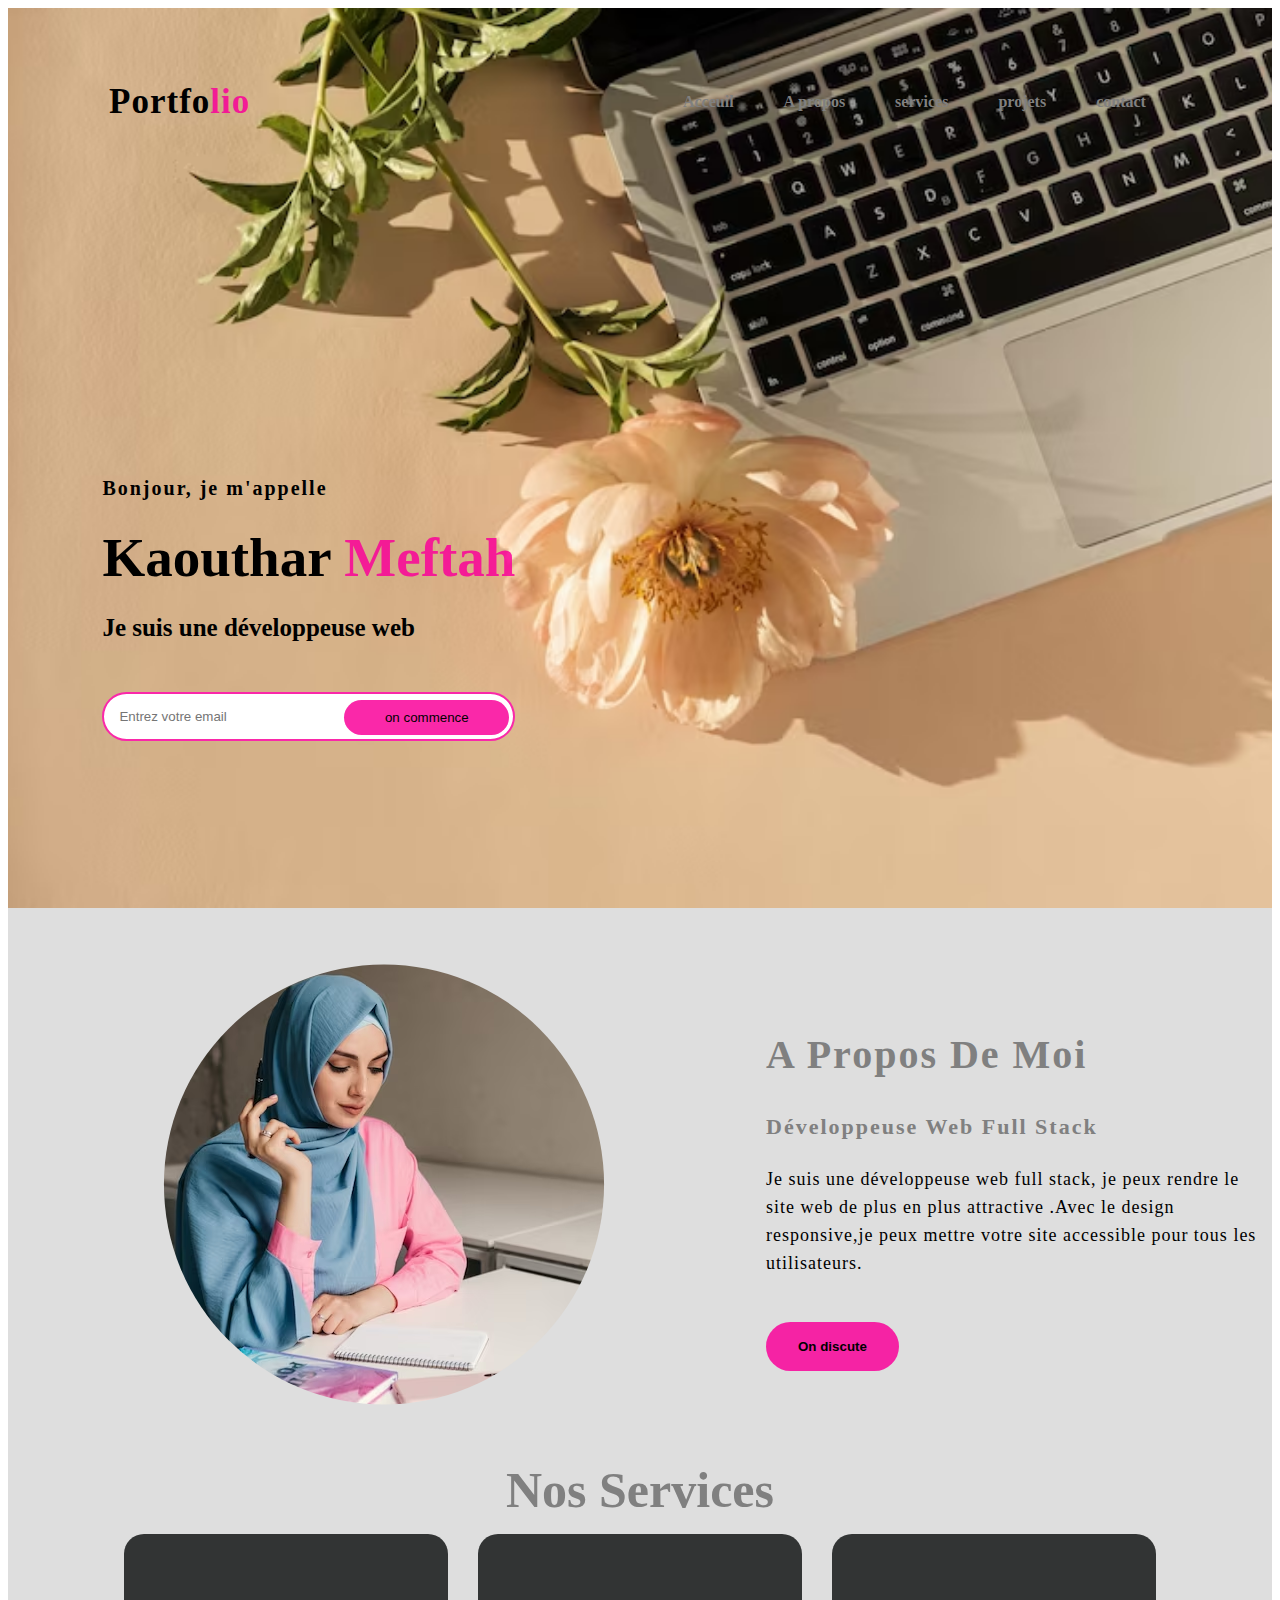
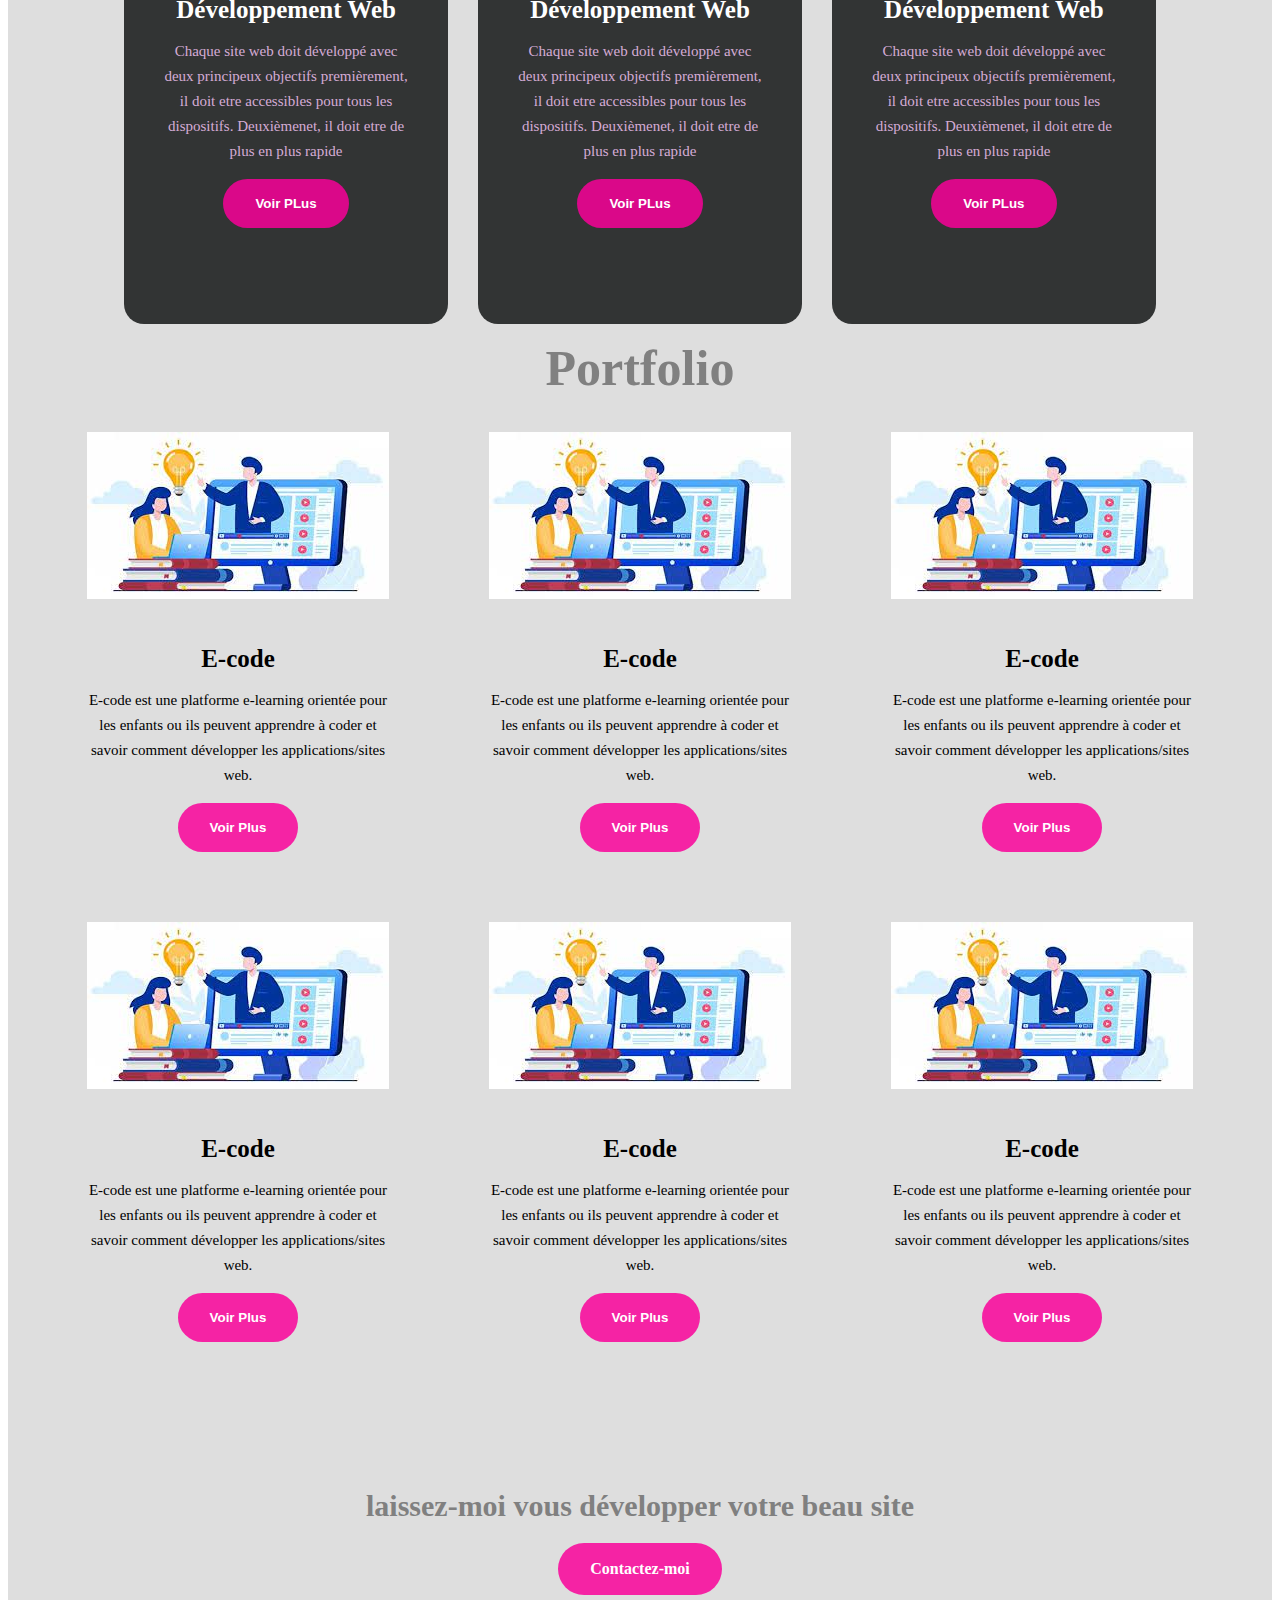
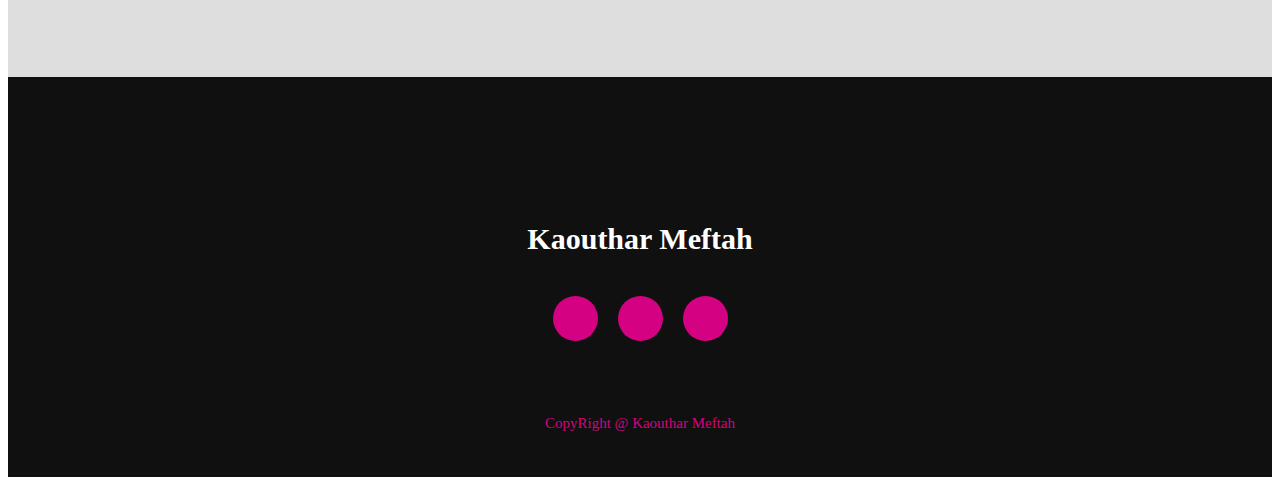
<file: index.html>
<!DOCTYPE html>
<html lang="en">
<head>
    <meta charset="UTF-8">
    <meta http-equiv="X-UA-Compatible" content="IE=edge">
    <meta name="viewport" content="width=device-width, initial-scale=1.0">
    <title>Mon portfolio</title>
    <link rel="stylesheet" href="https://cdnjs.cloudflare.com/ajax/libs/font-awesome/6.4.0/css/all.min.css"
    integrity="sha512-iecdLmaskl7CVkqkXNQ/ZH/XLlvWZOJyj7Yy7tcenmpD1ypASozpmT/E0iPtmFIB46ZmdtAc9eNBvH0H/ZpiBw==
    " crossorigin="anonymous" referrerpolicy="no-referrer" />
    <link rel="stylesheet" href="style.css">
</head>
<body>
    <div id="home" class="home">
        <nav>
            <h2 class="logo">Portfo<span>lio</span></h2>
            <ul>
                <li><a href="#home">Acceuil</a></li>
                <li><a href="#about">A propos</a></li>
                <li><a href="#services">services</a></li>
                <li><a href="#portfolio">projets</a></li>
                <li><a href="#contact">contact</a></li>
            </ul>
        </nav>
        <div class="content">
            <h4>Bonjour, je m'appelle</h4>
            <h1>Kaouthar <span>Meftah</span></h1>
            <h3>Je suis une développeuse web</h3>
            <div class="newslatter">
                <form>
                    <input 
                        type="email"
                        placeholder="Entrez votre email"
                    >
                    <input type="submit"
                    value="on commence">
                </form>
            </div>
        </div>
    </div>
    <!-- about section -->
    <div id="about" class="about">
        <div class="main">
            <img src="./images/About.avif" alt="">
            <div class="about-text">
                <h2>A Propos De Moi</h2>
                <h5>Développeuse Web Full Stack</h5>
                <p>
                    Je suis une développeuse web full stack, je peux rendre
                    le site web de plus en plus attractive 
                    .Avec le design responsive,je peux mettre
                    votre site accessible pour tous les utilisateurs.
                </p>
                <button>On discute</button>
            </div>
        </div>
    </div>
    <!-- services section -->
    <div id="services" class="services">
        <div class="title">
            <h2>Nos services</h2>
        </div>
        <div class="box">
            <div class="card">
                <i class="fa-solid fa-bars"></i>
                <h5>Développement Web</h5>
                <div class="decsription">
                    <p>
                        Chaque site web doit développé avec deux principeux objectifs premièrement, 
                        il doit etre accessibles pour tous les dispositifs. 
                        Deuxièmenet, il doit etre de plus en plus rapide
                    </p>
                    <button>Voir PLus</button>
                </div>
            </div>
            <div class="card">
                <i class="fa-solid fa-bars"></i>
                <h5>Développement Web</h5>
                <div class="decsription">
                    <p>
                        Chaque site web doit développé avec deux principeux objectifs premièrement, 
                        il doit etre accessibles pour tous les dispositifs. 
                        Deuxièmenet, il doit etre de plus en plus rapide
                    </p>
                    <button>Voir PLus</button>
                </div>
            </div>
            <div class="card">
                <i class="fa-solid fa-bars"></i>
                <h5>Développement Web</h5>
                <div class="decsription">
                    <p>
                        Chaque site web doit développé avec deux principeux objectifs premièrement, 
                        il doit etre accessibles pour tous les dispositifs. 
                        Deuxièmenet, il doit etre de plus en plus rapide
                    </p>
                    <button>Voir PLus</button>
                </div>
            </div>
        </div>
    </div>
    <!-- portfolio section -->
    <div id="portfolio" class="portfolio">
        <div class="title">
            <h2>Portfolio</h2>
        </div>
        <div class="box">
            <div class="card">
                <img src="./images/e-learning.jpg" alt="">
                <h5>E-code</h5>
                <div class="description">
                    <p>
                        E-code est une platforme e-learning orientée pour
                        les enfants ou ils peuvent apprendre à coder et savoir comment
                        développer les applications/sites web.
                    </p>
                    <button>Voir Plus</button>
                </div>
            </div>
            <div class="card">
                <img src="./images/e-learning.jpg" alt="">
                <h5>E-code</h5>
                <div class="description">
                    <p>
                        E-code est une platforme e-learning orientée pour
                        les enfants ou ils peuvent apprendre à coder et savoir comment
                        développer les applications/sites web.
                    </p>
                    <button>Voir Plus</button>
                </div>
            </div>
            <div class="card">
                <img src="./images/e-learning.jpg" alt="">
                <h5>E-code</h5>
                <div class="description">
                    <p>
                        E-code est une platforme e-learning orientée pour
                        les enfants ou ils peuvent apprendre à coder et savoir comment
                        développer les applications/sites web.
                    </p>
                    <button>Voir Plus</button>
                </div>
            </div>
        </div>
        <div class="box">
            <div class="card">
                <img src="./images/e-learning.jpg" alt="">
                <h5>E-code</h5>
                <div class="description">
                    <p>
                        E-code est une platforme e-learning orientée pour
                        les enfants ou ils peuvent apprendre à coder et savoir comment
                        développer les applications/sites web.
                    </p>
                    <button>Voir Plus</button>
                </div>
            </div>
            <div class="card">
                <img src="./images/e-learning.jpg" alt="">
                <h5>E-code</h5>
                <div class="description">
                    <p>
                        E-code est une platforme e-learning orientée pour
                        les enfants ou ils peuvent apprendre à coder et savoir comment
                        développer les applications/sites web.
                    </p>
                    <button>Voir Plus</button>
                </div>
            </div>
            <div class="card">
                <img src="./images/e-learning.jpg" alt="">
                <h5>E-code</h5>
                <div class="description">
                    <p>
                        E-code est une platforme e-learning orientée pour
                        les enfants ou ils peuvent apprendre à coder et savoir comment
                        développer les applications/sites web.
                    </p>
                    <button>Voir Plus</button>
                </div>
            </div>
        </div>
    </div>
    <!-- contact section -->
    <div id="contact" class="contact">
        <p>laissez-moi vous développer votre beau site</p>
        <a class="button-hire" href="mailto:meftehkaw85@gmail.com">Contactez-moi</a>
    </div>
    <!-- footer section -->
    <div class="footer">
        <p>Kaouthar Meftah</p>
        <div class="social">
            <a href="#"><i class="fa-brands fa-facebook-f"></i></a>
            <a href="#"><i class="fa-brands fa-instagram"></i></a>
            <a href="#"><i class="fa-brands fa-twitter"></i></a>
        </div>
        <p class="end">
            CopyRight @ Kaouthar Meftah
        </p>
    </div>
</body>
</html>
</file>
<file: style.css>
styles.css
* {
    margin: 0;
    padding: 0;
}
.home {
    width: 100%;
    height: 100vh;
    background-image: url('./images/Background.avif');
    background-size: cover;
    background-repeat: no-repeat;
    background-position: center;
}
nav {
    display: flex;
    align-items: center;
    justify-content: space-between;
    padding-top: 45px;
    padding-left: 8%;
    padding-right: 8%;
}
.logo {
    font-size: 35px;
    cursor: pointer;
    letter-spacing: 1px;
}
span {
    color: #f90099d7;
}
nav ul {
    display: flex;
}
nav ul li {
    list-style: none;
    padding: 10px 25px;
}
nav ul li a {
    text-decoration: none;
    color: grey;
    font-weight: bold;
}
nav ul li a:hover {
    color:#f90099d7;
}
.content {
    position: absolute;
    top: 50%;
    left: 8%;
}
h1 {
    font-size: 55px;
    margin: 20px 0px 20px;
}
h3 {
    font-size: 25px;
    margin-bottom: 50px;
}
h4 {
    font-size: 20px;
    letter-spacing: 2px;
}
.newslatter form {
    width: 100%;
    display: flex;
}
.newslatter form input:first-child {
    width: 100%;
    padding: 15px 120px 15px 15px;
    border: 2px solid #f90099d7;
    border-radius: 30px;
}
.newslatter form input:last-child {
    position: absolute;
    border: none;
    padding: 10px 30px;
    border-radius: 30px;
    background-color: #f90099d7;
    right: 6px;
    bottom: 6px;
    width: 40%;
    text-align: center;
    cursor: pointer;
}
/* about section */
.about {
    width: 100%;
    padding: 30px 0px;
    background-color: #dedede;
}
.about img {
    width: auto;
    height: auto;
    clip-path: circle(35%);
}
.about-text {
    width: 500px;
}
.main {
    display: flex;
    align-items: center;
    justify-content: space-around;
}
.about-text h2 {
    color: grey;
    font-size: 40px;
    letter-spacing: 2px;
    margin-bottom: 20px;
}
.about-text h5 {
    color: grey;
    font-size: 22px;
    letter-spacing: 2px;
    margin-bottom: 25px;
}
.about-text p {
    letter-spacing: 1px;
    line-height: 28px;
    font-size: 18px;
    margin-bottom: 45px;
}
.about-text button {
    background-color: #f90099d7;
    border: 2px solid transparent;
    font-weight: bold;
    cursor: pointer;
    padding: 15px 30px;
    border-radius: 30px;
}
.about-text button:hover {
    background-color: transparent;
    border: 2px solid #f90099d7;
}
/* services section */
.services {
    background-color: #dedede;
    width: 100%;
}
.services .title h2 {
    color: grey;
    font-size: 50px;
    text-align: center;
    margin: auto;
    text-transform: capitalize;
}
.services .box {
    display: flex;
    justify-content: center;
    align-items: center;
    min-height: 400px;
    margin-left: 8%;
    margin-right: 8%;
}
.services .card {
    min-height: 350px;
    width: auto;
    padding: 20px 35px;
    background-color: #323434;
    margin: 15px;
    border-radius: 20px;
    text-align: center;
}
.services .card i {
    font-size: 30px;
    color: #f9004d;
    margin: 10px 0px;
}
.services .card h5 {
    color: white;
    font-size: 25px;
    margin-bottom: 15px;
}
.services .card p {
    font-size: 15px;
    color: #fcfc;
    line-height: 25px;
    margin-bottom: 15px;
}
.services .card button {
    background-color: #f90099d7;
    font-weight: bold;
    padding: 15px 30px;
    border: 2px solid transparent;
    border-radius: 30px;
    color: white;
    cursor: pointer;
}
.services .card button:hover {
    background-color: transparent;
    border: 2px solid #f90099d7;
}
/* portfolio section */
.portfolio {
    background-color: #dedede;
    width: 100%;
}
.portfolio .title h2 {
    color: grey;
    font-size: 50px;
    margin: auto;
    text-align: center;
}
.portfolio .box {
    display: flex;
    justify-content: center;
    align-items: center;
    min-height: 400px;
    margin-left: 8%;
    margin-right: 8%;
}
.portfolio .card {
    min-height: 350px;
    width: auto;
    padding: 20px 35px;
    /* border-radius: 20px; */
    margin: 15px;
    text-align: center;
}
.portfolio .card h5 {
    font-size: 25px;
    margin-bottom: 15px;
}
.portfolio .card p {
    font-size: 15px;
    line-height: 25px;
    margin-bottom: 15px;
}
.portfolio button {
    background-color: #f90099d7;
    border: 2px solid transparent;
    font-weight: bold;
    padding: 15px 30px;
    border-radius: 30px;
    color: white;
    cursor: pointer;
}
.portfolio button:hover {
    background-color: transparent;
    border: 2px solid #f90099d7;
    color: grey;
}
/* contact section */
.contact {
    background-color: #dedede;
    width: 100%;
    min-height: 300px;
    display: flex;
    flex-direction: column;
    align-items: center;
    justify-content: center;
}
.contact p {
    color: grey;
    font-size: 30px;
    font-weight: bold;
    margin-bottom: 20px;
}
.contact .button-hire {
    background-color: #f90099d7;
    border: 2px solid transparent;
    font-weight: bold;
    padding: 15px 30px;
    border-radius: 30px;
    color: white;
    text-decoration: none;
}
.contact .button-hire:hover {
    background-color: transparent;
    border: 2px solid #f90099d7;
    color: grey;
}
/* footer section  */
.footer {
    width: 100%;
    background-color: #101010;
    height: 400px;
    display: flex;
    flex-direction: column;
    justify-content: center;
    align-items: center;
    position: relative;
}
.footer p:nth-child(1){
    font-size: 30px;
    color: white;
    margin-bottom: 20px;
    font-weight: bold;
}
.social {
    display: flex;
}
.social a {
    color: white;
    width: 45px;
    height: 45px;
    display: flex;
    justify-content: center;
    align-items: center;
    background-color: #f90099d7;
    border-radius: 50%;
    margin: 20px 10px;
    font-size: 20px;
    text-decoration: none;
}
.social a:hover {
    transform: scale(1.3);
}
.end {
    color: #f90099d7;
    font-size: 15px;
    position: absolute;
    bottom: 30px;
}
@media screen and (max-width: 1000px) {
    .home {
        background-color: #dedede;
        background-image: none;
    }
    .portfolio .box{
        flex-direction: column;
    }
}
@media screen and (max-width: 800px) {
    .services .box{
        flex-direction: column;
    }
    .services .card {
        width: 40%;
    }
    .main {
        flex-direction: column;
        text-align: center;
    }
    nav ul{
        flex-direction: column;
    }
    .about-text {
        width: 50%;
    }
    .about img {
        margin-top: 6%;
    }
    .contact p {
        width: 70%;
        text-align: center;
    }
}
@media screen and (max-width: 400px) {
    .content h1, h3, h4{
        width: 40%;
    }
    .about img{
        margin-top: 70%;
    }
    .newslatter form {
        width: 70%;
        flex-direction: column;
    }
    .newslatter form {
        width: 70%;
        flex-direction: column;
    }
    .newslatter form input:first-child {
        width: 70%;
    }
    .newslatter form input:last-child {
        position: relative;
        top: 6px;
        width: 70%;
        margin: auto;
    }
    .services .card h5 {
        font-size: 15px;
    }
}
</file>
